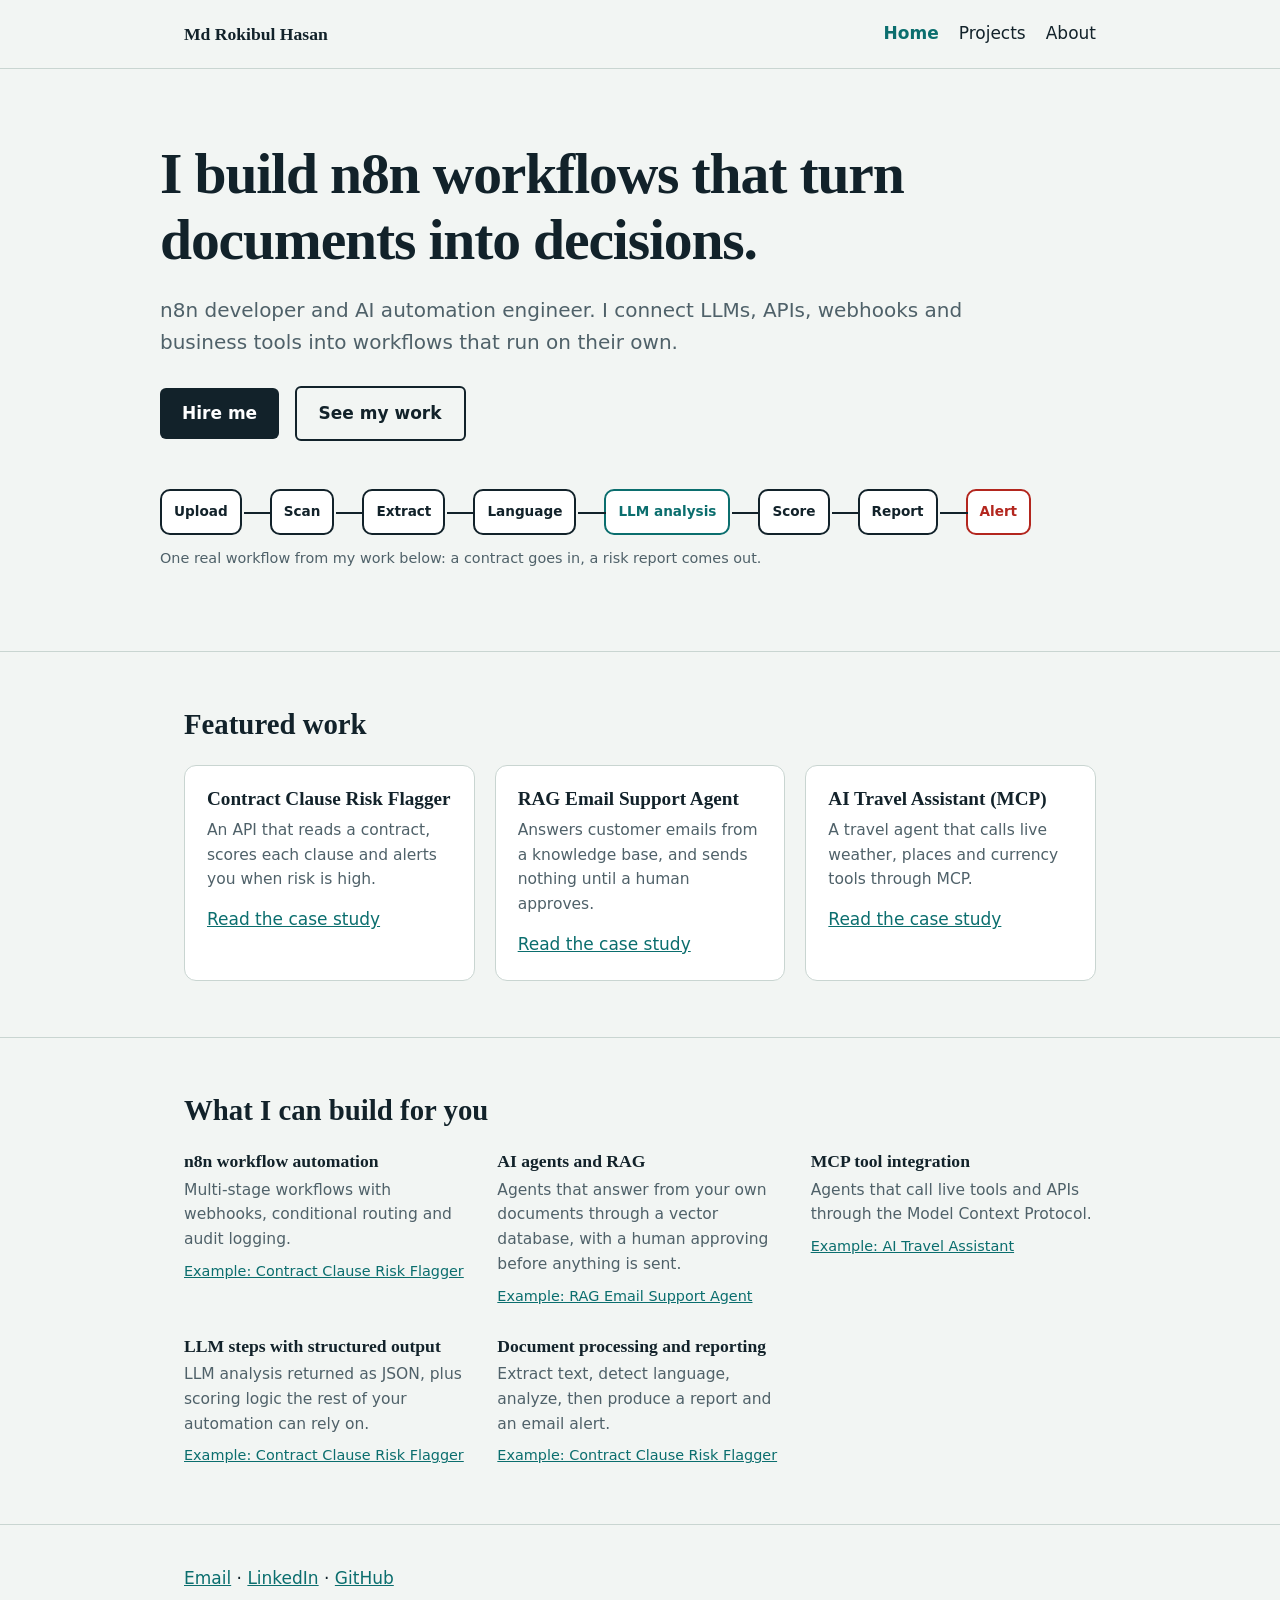
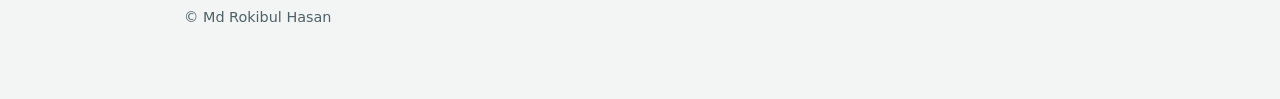
<file: index.html>
<!DOCTYPE html>
<html lang="en">
<head>
<meta charset="utf-8">
<meta name="viewport" content="width=device-width, initial-scale=1">
<title>Md Rokibul Hasan | n8n & AI Automation</title>
<meta name="description" content="n8n developer and AI automation engineer. Workflows that connect documents, APIs, LLMs and business tools.">
<link rel="stylesheet" href="styles.css">
</head>
<body>
<header class="top">
  <div class="wrap">
    <strong>Md Rokibul Hasan</strong>
    <nav aria-label="Main"><a href="index.html" aria-current="page">Home</a><a href="projects.html">Projects</a><a href="about.html">About</a></nav>
  </div>
</header>
<main>
  <div class="wrap hero">
    <h1>I build n8n workflows that turn documents into decisions.</h1>
    <p class="lead">n8n developer and AI automation engineer. I connect LLMs, APIs, webhooks and business tools into workflows that run on their own.</p>
    <a class="btn" href="about.html#contact">Hire me</a>
    <a class="btn alt" href="projects.html">See my work</a>
    <figure class="flow" aria-label="Stages of the Contract Clause Risk Flagger workflow" style="margin-left:0;margin-right:0;">
      <ol>
        <li>Upload</li>
        <li>Scan</li>
        <li>Extract</li>
        <li>Language</li>
        <li class="ai">LLM analysis</li>
        <li>Score</li>
        <li>Report</li>
        <li class="alert">Alert</li>
      </ol>
      <figcaption>One real workflow from my work below: a contract goes in, a risk report comes out.</figcaption>
    </figure>
  </div>
  <section>
    <div class="wrap">
      <h2>Featured work</h2>
      <div class="cards">
        <div class="card"><h3>Contract Clause Risk Flagger</h3><p>An API that reads a contract, scores each clause and alerts you when risk is high.</p><a href="projects.html#contract">Read the case study</a></div>
        <div class="card"><h3>RAG Email Support Agent</h3><p>Answers customer emails from a knowledge base, and sends nothing until a human approves.</p><a href="projects.html#rag">Read the case study</a></div>
        <div class="card"><h3>AI Travel Assistant (MCP)</h3><p>A travel agent that calls live weather, places and currency tools through MCP.</p><a href="projects.html#travel">Read the case study</a></div>
      </div>
    </div>
  </section>
  <section id="services">
    <div class="wrap">
      <h2>What I can build for you</h2>
      <div class="services">
        <div><h3>n8n workflow automation</h3><p>Multi-stage workflows with webhooks, conditional routing and audit logging.</p><a class="eg" href="projects.html#contract">Example: Contract Clause Risk Flagger</a></div>
        <div><h3>AI agents and RAG</h3><p>Agents that answer from your own documents through a vector database, with a human approving before anything is sent.</p><a class="eg" href="projects.html#rag">Example: RAG Email Support Agent</a></div>
        <div><h3>MCP tool integration</h3><p>Agents that call live tools and APIs through the Model Context Protocol.</p><a class="eg" href="projects.html#travel">Example: AI Travel Assistant</a></div>
        <div><h3>LLM steps with structured output</h3><p>LLM analysis returned as JSON, plus scoring logic the rest of your automation can rely on.</p><a class="eg" href="projects.html#contract">Example: Contract Clause Risk Flagger</a></div>
        <div><h3>Document processing and reporting</h3><p>Extract text, detect language, analyze, then produce a report and an email alert.</p><a class="eg" href="projects.html#contract">Example: Contract Clause Risk Flagger</a></div>
      </div>
    </div>
  </section>
</main>
<footer>
  <div class="wrap">
    <p><a href="mailto:rokibulhasan121890@gmail.com">Email</a> &middot; <a href="https://linkedin.com/in/md-rokibul-hasan-174a14210">LinkedIn</a> &middot; <a href="https://github.com/rakib1890">GitHub</a></p>
    <p class="caption">&copy; Md Rokibul Hasan</p>
  </div>
</footer>
</body>
</html>
</file>
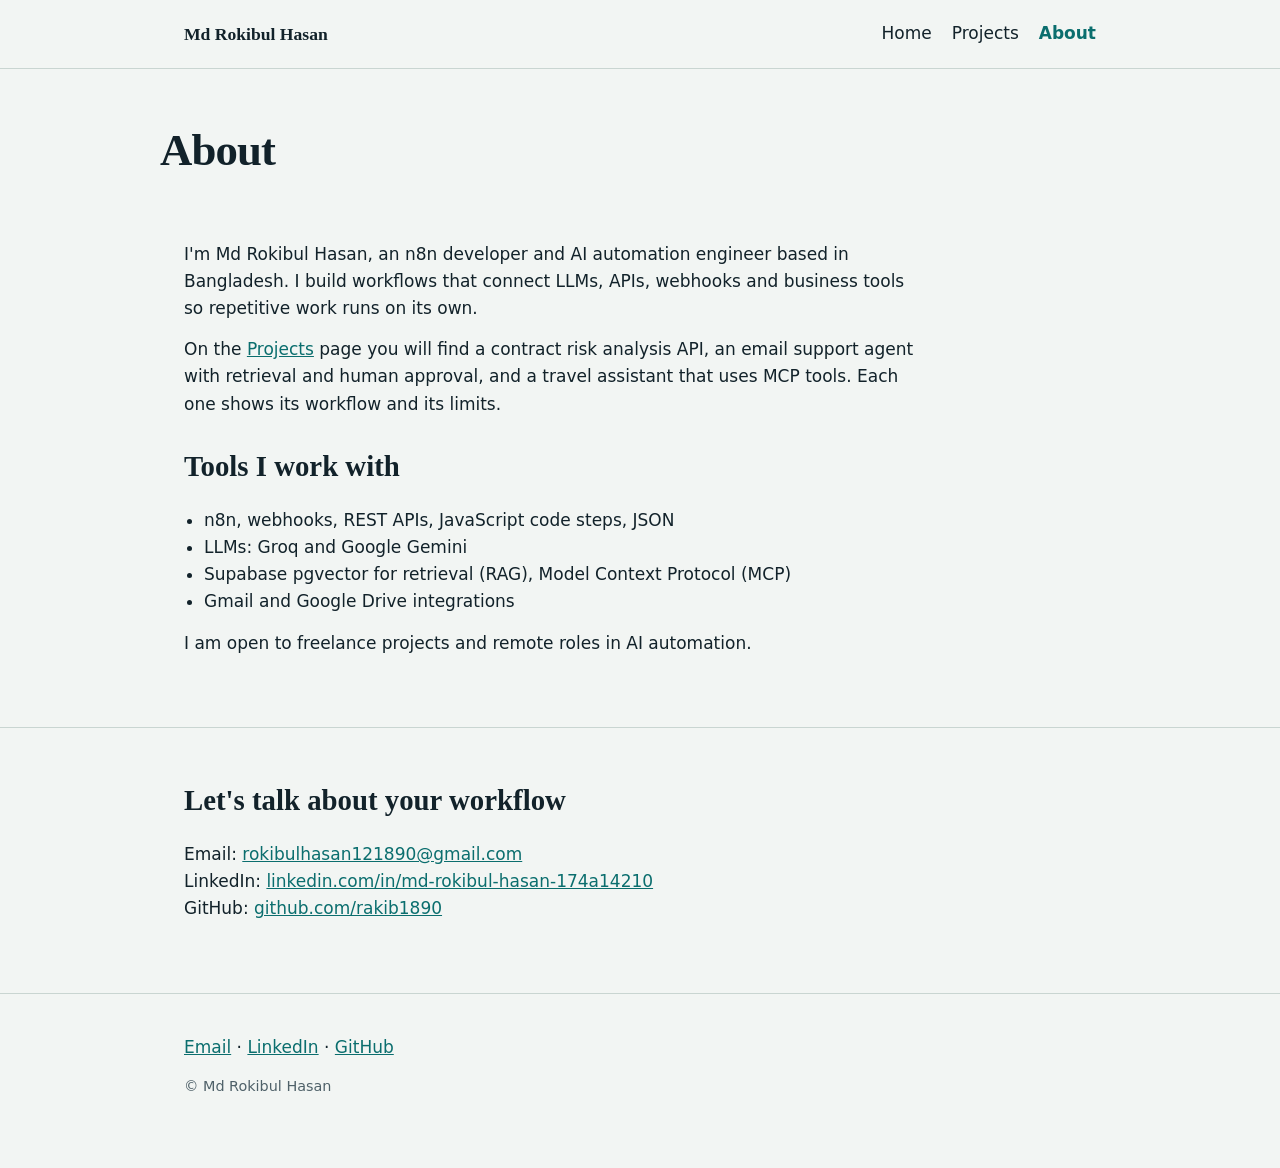
<file: about.html>
<!DOCTYPE html>
<html lang="en">
<head>
<meta charset="utf-8">
<meta name="viewport" content="width=device-width, initial-scale=1">
<title>About | Md Rokibul Hasan</title>
<meta name="description" content="About Md Rokibul Hasan, n8n developer and AI automation engineer, and how to get in touch.">
<link rel="stylesheet" href="styles.css">
</head>
<body>
<header class="top">
  <div class="wrap">
    <strong>Md Rokibul Hasan</strong>
    <nav aria-label="Main"><a href="index.html">Home</a><a href="projects.html">Projects</a><a href="about.html" aria-current="page">About</a></nav>
  </div>
</header>
<main>
  <div class="wrap pagehead"><h1>About</h1></div>
  <section style="border-top:0">
    <div class="wrap">
      <p>I'm Md Rokibul Hasan, an n8n developer and AI automation engineer based in Bangladesh. I build workflows that connect LLMs, APIs, webhooks and business tools so repetitive work runs on its own.</p>
      <p>On the <a href="projects.html">Projects</a> page you will find a contract risk analysis API, an email support agent with retrieval and human approval, and a travel assistant that uses MCP tools. Each one shows its workflow and its limits.</p>
      <h2 style="margin-top:32px">Tools I work with</h2>
      <ul class="plain">
        <li>n8n, webhooks, REST APIs, JavaScript code steps, JSON</li>
        <li>LLMs: Groq and Google Gemini</li>
        <li>Supabase pgvector for retrieval (RAG), Model Context Protocol (MCP)</li>
        <li>Gmail and Google Drive integrations</li>
      </ul>
      <p>I am open to freelance projects and remote roles in AI automation.</p>
    </div>
  </section>
  <section id="contact">
    <div class="wrap">
      <h2>Let's talk about your workflow</h2>
      <ul class="plain" style="list-style:none;padding:0">
        <li>Email: <a href="mailto:rokibulhasan121890@gmail.com">rokibulhasan121890@gmail.com</a></li>
        <li>LinkedIn: <a href="https://linkedin.com/in/md-rokibul-hasan-174a14210">linkedin.com/in/md-rokibul-hasan-174a14210</a></li>
        <li>GitHub: <a href="https://github.com/rakib1890">github.com/rakib1890</a></li>
      </ul>
    </div>
  </section>
</main>
<footer>
  <div class="wrap">
    <p><a href="mailto:rokibulhasan121890@gmail.com">Email</a> &middot; <a href="https://linkedin.com/in/md-rokibul-hasan-174a14210">LinkedIn</a> &middot; <a href="https://github.com/rakib1890">GitHub</a></p>
    <p class="caption">&copy; Md Rokibul Hasan</p>
  </div>
</footer>
</body>
</html>
</file>
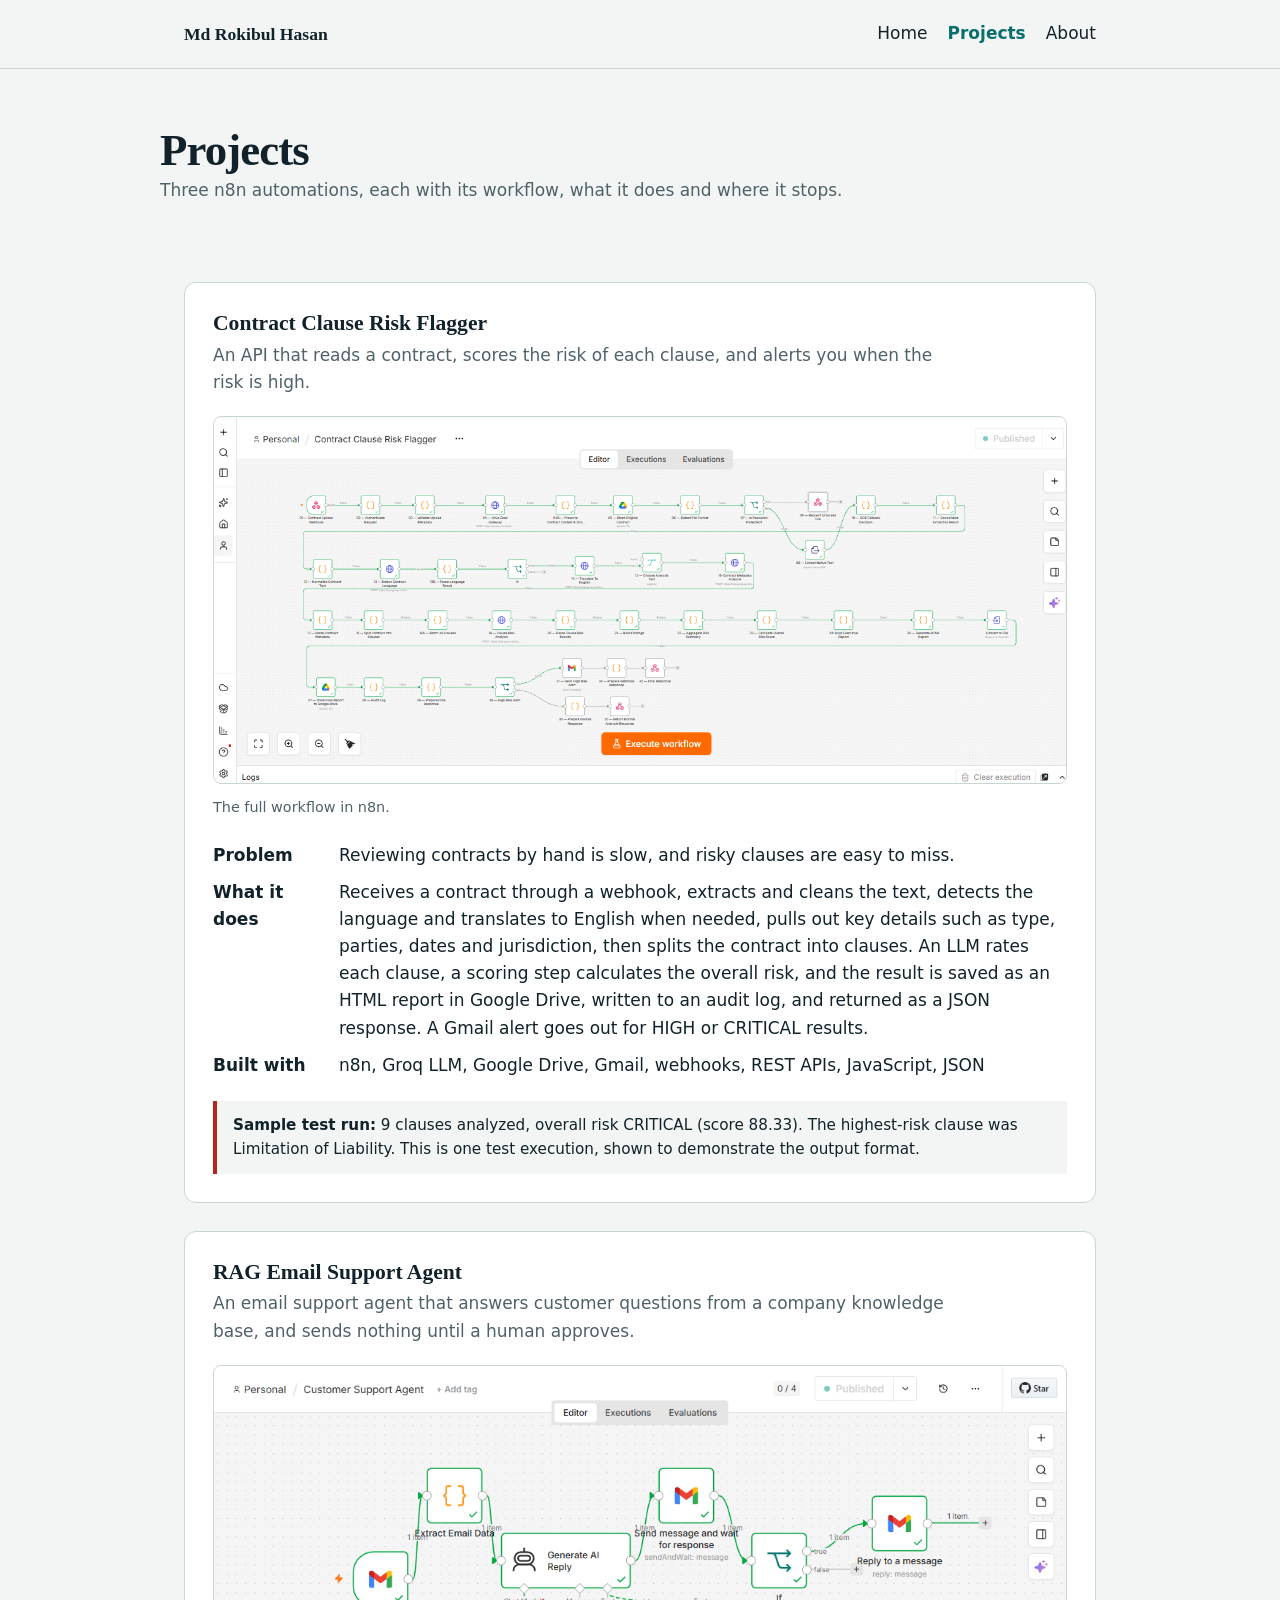
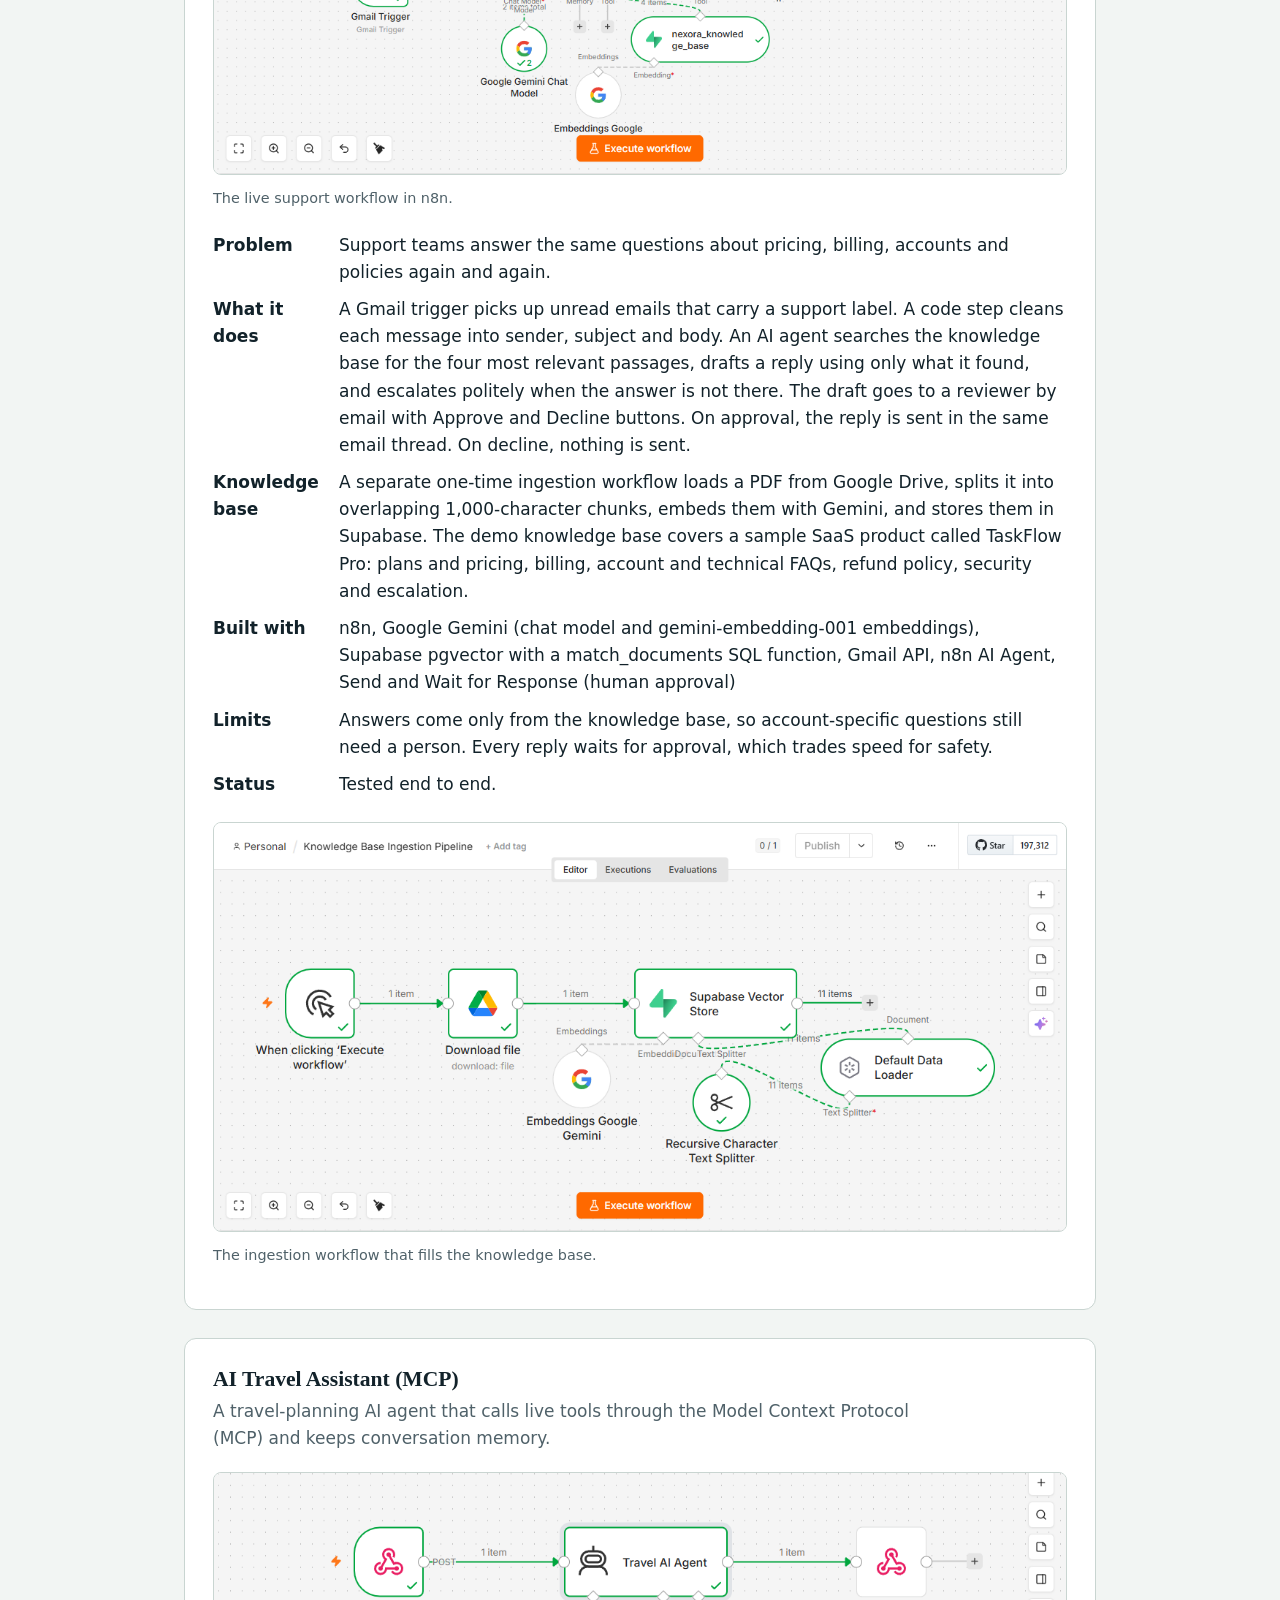
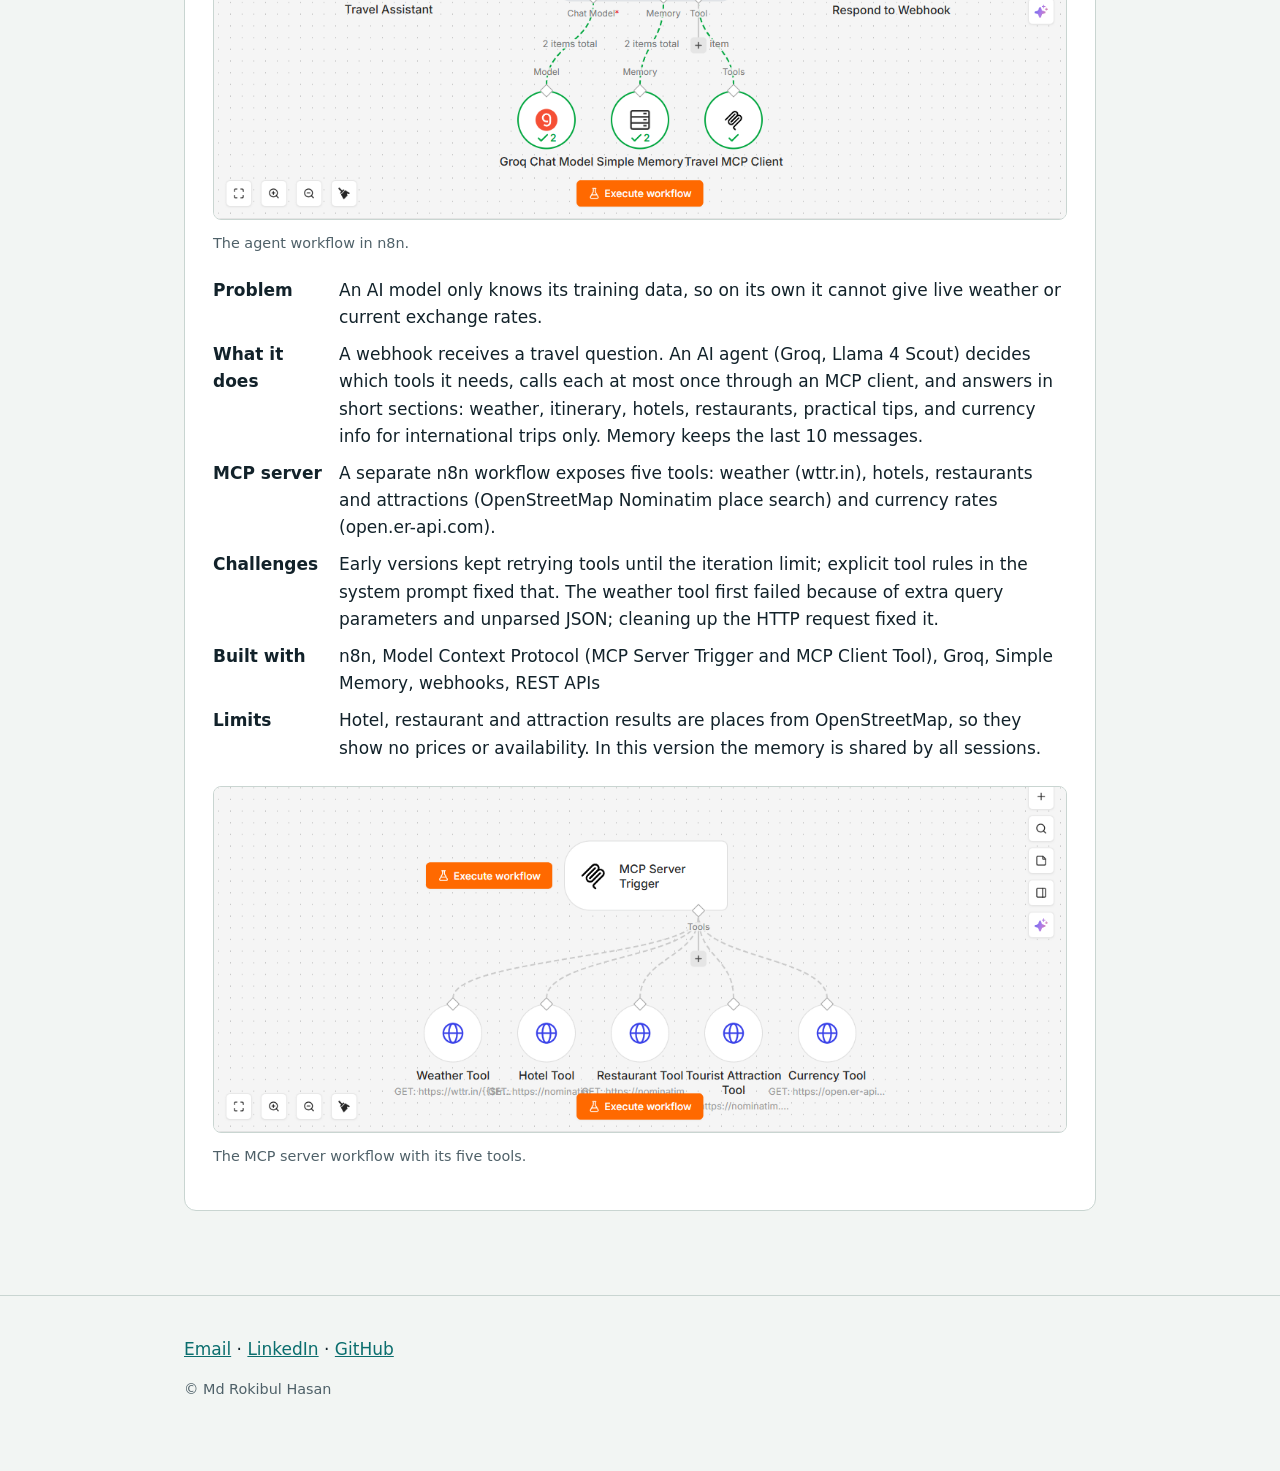
<file: projects.html>
<!DOCTYPE html>
<html lang="en">
<head>
<meta charset="utf-8">
<meta name="viewport" content="width=device-width, initial-scale=1">
<title>Projects | Md Rokibul Hasan</title>
<meta name="description" content="Contract risk analysis API, RAG email support agent and an MCP travel assistant, all built in n8n.">
<link rel="stylesheet" href="styles.css">
</head>
<body>
<header class="top">
  <div class="wrap">
    <strong>Md Rokibul Hasan</strong>
    <nav aria-label="Main"><a href="index.html">Home</a><a href="projects.html" aria-current="page">Projects</a><a href="about.html">About</a></nav>
  </div>
</header>
<main>
  <div class="wrap pagehead"><h1>Projects</h1><p class="lead" style="color:var(--muted)">Three n8n automations, each with its workflow, what it does and where it stops.</p></div>
  <section style="border-top:0">
    <div class="wrap">
      <article class="project" id="contract">
        <h3>Contract Clause Risk Flagger</h3>
        <p class="sub">An API that reads a contract, scores the risk of each clause, and alerts you when the risk is high.</p>

        <img src="images/contract-clause-risk-flagger.png" alt="n8n canvas showing the Contract Clause Risk Flagger workflow, from the upload webhook to the final response">
        <p class="caption">The full workflow in n8n.</p>

        <dl>
          <dt>Problem</dt>
          <dd>Reviewing contracts by hand is slow, and risky clauses are easy to miss.</dd>
          <dt>What it does</dt>
          <dd>Receives a contract through a webhook, extracts and cleans the text, detects the language and translates to English when needed, pulls out key details such as type, parties, dates and jurisdiction, then splits the contract into clauses. An LLM rates each clause, a scoring step calculates the overall risk, and the result is saved as an HTML report in Google Drive, written to an audit log, and returned as a JSON response. A Gmail alert goes out for HIGH or CRITICAL results.</dd>
          <dt>Built with</dt>
          <dd>n8n, Groq LLM, Google Drive, Gmail, webhooks, REST APIs, JavaScript, JSON</dd>
        </dl>

        <div class="sample">
          <strong>Sample test run:</strong> 9 clauses analyzed, overall risk CRITICAL (score 88.33). The highest-risk clause was Limitation of Liability. This is one test execution, shown to demonstrate the output format.
        </div>
      </article>

      <article class="project" id="rag">
        <h3>RAG Email Support Agent</h3>
        <p class="sub">An email support agent that answers customer questions from a company knowledge base, and sends nothing until a human approves.</p>

        <img src="images/rag-email-agent.png" alt="n8n canvas of the Customer Support Agent workflow: Gmail trigger, email data extraction, AI agent with a knowledge base tool, send-and-wait approval, an If check and a Gmail reply">
        <p class="caption">The live support workflow in n8n.</p>

        <dl>
          <dt>Problem</dt>
          <dd>Support teams answer the same questions about pricing, billing, accounts and policies again and again.</dd>
          <dt>What it does</dt>
          <dd>A Gmail trigger picks up unread emails that carry a support label. A code step cleans each message into sender, subject and body. An AI agent searches the knowledge base for the four most relevant passages, drafts a reply using only what it found, and escalates politely when the answer is not there. The draft goes to a reviewer by email with Approve and Decline buttons. On approval, the reply is sent in the same email thread. On decline, nothing is sent.</dd>
          <dt>Knowledge base</dt>
          <dd>A separate one-time ingestion workflow loads a PDF from Google Drive, splits it into overlapping 1,000-character chunks, embeds them with Gemini, and stores them in Supabase. The demo knowledge base covers a sample SaaS product called TaskFlow Pro: plans and pricing, billing, account and technical FAQs, refund policy, security and escalation.</dd>
          <dt>Built with</dt>
          <dd>n8n, Google Gemini (chat model and gemini-embedding-001 embeddings), Supabase pgvector with a match_documents SQL function, Gmail API, n8n AI Agent, Send and Wait for Response (human approval)</dd>
          <dt>Limits</dt>
          <dd>Answers come only from the knowledge base, so account-specific questions still need a person. Every reply waits for approval, which trades speed for safety.</dd>
          <dt>Status</dt>
          <dd>Tested end to end.</dd>
        </dl>

        <img src="images/rag-knowledge-base-ingestion.png" alt="n8n canvas of the Knowledge Base Ingestion workflow: manual trigger, Google Drive download, text splitter, Gemini embeddings and Supabase vector store" style="margin-top:24px">
        <p class="caption">The ingestion workflow that fills the knowledge base.</p>
      </article>

      <article class="project" id="travel">
        <h3>AI Travel Assistant (MCP)</h3>
        <p class="sub">A travel-planning AI agent that calls live tools through the Model Context Protocol (MCP) and keeps conversation memory.</p>

        <img src="images/travel-assistant-main.png" alt="n8n canvas of the Travel Assistant workflow: webhook, AI agent with Groq chat model, memory and MCP client tool, and a webhook response">
        <p class="caption">The agent workflow in n8n.</p>

        <dl>
          <dt>Problem</dt>
          <dd>An AI model only knows its training data, so on its own it cannot give live weather or current exchange rates.</dd>
          <dt>What it does</dt>
          <dd>A webhook receives a travel question. An AI agent (Groq, Llama 4 Scout) decides which tools it needs, calls each at most once through an MCP client, and answers in short sections: weather, itinerary, hotels, restaurants, practical tips, and currency info for international trips only. Memory keeps the last 10 messages.</dd>
          <dt>MCP server</dt>
          <dd>A separate n8n workflow exposes five tools: weather (wttr.in), hotels, restaurants and attractions (OpenStreetMap Nominatim place search) and currency rates (open.er-api.com).</dd>
          <dt>Challenges</dt>
          <dd>Early versions kept retrying tools until the iteration limit; explicit tool rules in the system prompt fixed that. The weather tool first failed because of extra query parameters and unparsed JSON; cleaning up the HTTP request fixed it.</dd>
          <dt>Built with</dt>
          <dd>n8n, Model Context Protocol (MCP Server Trigger and MCP Client Tool), Groq, Simple Memory, webhooks, REST APIs</dd>
          <dt>Limits</dt>
          <dd>Hotel, restaurant and attraction results are places from OpenStreetMap, so they show no prices or availability. In this version the memory is shared by all sessions.</dd>
        </dl>

        <img src="images/travel-assistant-mcp-server.png" alt="n8n canvas of the MCP Server workflow with five tools: weather, hotel, restaurant, tourist attraction and currency" style="margin-top:24px">
        <p class="caption">The MCP server workflow with its five tools.</p>
      </article>
    </div>
  </section>
</main>
<footer>
  <div class="wrap">
    <p><a href="mailto:rokibulhasan121890@gmail.com">Email</a> &middot; <a href="https://linkedin.com/in/md-rokibul-hasan-174a14210">LinkedIn</a> &middot; <a href="https://github.com/rakib1890">GitHub</a></p>
    <p class="caption">&copy; Md Rokibul Hasan</p>
  </div>
</footer>
</body>
</html>
</file>
<file: styles.css>
:root {
    --bg: #F2F5F3;
    --ink: #12222A;
    --muted: #4F6169;
    --line: #C9D5D1;
    --accent: #0B6E6E;
    --flag: #B3261E;
    --panel: #FFFFFF;
  }
  * { box-sizing: border-box; }
  html { scroll-behavior: smooth; }
  body {
    margin: 0;
    background: var(--bg);
    color: var(--ink);
    font: 17px/1.6 system-ui, -apple-system, "Segoe UI", Roboto, sans-serif;
  }
  a { color: var(--accent); }
  a:focus-visible, .btn:focus-visible { outline: 3px solid var(--ink); outline-offset: 3px; }
  .wrap { max-width: 960px; margin: 0 auto; padding: 0 24px; }
  h1, h2, h3 { font-family: Georgia, "Times New Roman", serif; line-height: 1.15; margin: 0; }
  h1 { font-size: clamp(2.2rem, 6vw, 3.6rem); letter-spacing: -0.02em; }
  h2 { font-size: 1.8rem; margin-bottom: 24px; }
  h3 { font-size: 1.35rem; }
  p { margin: 0 0 14px; max-width: 68ch; }

  header.top { padding: 20px 0; border-bottom: 1px solid var(--line); }
  header.top .wrap { display: flex; justify-content: space-between; align-items: center; gap: 16px; flex-wrap: wrap; }
  header.top strong { font-family: Georgia, serif; font-size: 1.1rem; }
  nav a { margin-left: 20px; text-decoration: none; color: var(--ink); }
  nav a:hover { color: var(--accent); }

  .hero { padding: 72px 0 56px; }
  .hero p.lead { font-size: 1.25rem; color: var(--muted); margin: 20px 0 28px; }
  .btn {
    display: inline-block; padding: 12px 22px; border-radius: 6px;
    background: var(--ink); color: #fff; text-decoration: none; font-weight: 600;
  }
  .btn.alt { background: transparent; color: var(--ink); border: 2px solid var(--ink); margin-left: 10px; }

  /* Hero flow: the real stages of the Contract Clause Risk Flagger workflow */
  .flow { margin-top: 48px; overflow-x: auto; padding-bottom: 8px; }
  .flow ol { list-style: none; display: flex; align-items: center; margin: 0; padding: 0; min-width: max-content; }
  .flow li {
    background: var(--panel); border: 2px solid var(--ink); border-radius: 10px;
    padding: 10px 12px; font-size: 0.85rem; font-weight: 600; text-align: center; white-space: nowrap;
  }
  .flow li.ai { border-color: var(--accent); color: var(--accent); }
  .flow li.alert { border-color: var(--flag); color: var(--flag); }
  .flow li + li { margin-left: 28px; position: relative; }
  .flow li + li::before {
    content: ""; position: absolute; left: -28px; top: 50%; width: 28px; height: 2px; background: var(--ink);
  }
  .flow figcaption, .caption { font-size: 0.9rem; color: var(--muted); margin-top: 12px; }

  section { padding: 56px 0; border-top: 1px solid var(--line); }

  .services { display: grid; grid-template-columns: repeat(auto-fit, minmax(210px, 1fr)); gap: 28px; }
  .services h3 { font-size: 1.1rem; margin-bottom: 6px; }
  .services p { color: var(--muted); font-size: 0.97rem; margin: 0; }

  .project { background: var(--panel); border: 1px solid var(--line); border-radius: 12px; padding: 28px; margin-bottom: 28px; }
  .project .sub { color: var(--muted); margin: 6px 0 20px; }
  .project img { width: 100%; height: auto; border: 1px solid var(--line); border-radius: 8px; display: block; }
  .project dl { margin: 22px 0 0; display: grid; grid-template-columns: 110px 1fr; gap: 10px 16px; }
  .project dt { font-weight: 700; }
  .project dd { margin: 0; }
  .sample { background: var(--bg); border-left: 4px solid var(--flag); padding: 12px 16px; margin-top: 22px; font-size: 0.95rem; }
  .links { margin-top: 22px; display: flex; gap: 18px; flex-wrap: wrap; }
  .tbc { border-style: dashed; color: var(--muted); }

  footer { padding: 40px 0 56px; border-top: 1px solid var(--line); }
  footer ul { list-style: none; padding: 0; margin: 0 0 20px; }
  footer li { margin-bottom: 6px; }

  @media (max-width: 560px) {
    .project dl { grid-template-columns: 1fr; gap: 2px; }
    .project dd { margin-bottom: 12px; }
    nav a { margin: 0 14px 0 0; }
    .btn.alt { margin: 10px 0 0; }
  }

  nav a[aria-current="page"] { color: var(--accent); font-weight: 700; }
  .pagehead { padding: 56px 0 8px; }
  .pagehead h1 { font-size: clamp(2rem, 5vw, 2.8rem); }
  .cards { display: grid; grid-template-columns: repeat(auto-fit, minmax(260px, 1fr)); gap: 20px; }
  .card { background: var(--panel); border: 1px solid var(--line); border-radius: 12px; padding: 22px; }
  .card h3 { font-size: 1.2rem; margin-bottom: 8px; }
  .card p { color: var(--muted); font-size: 0.97rem; }
  .plain { padding-left: 20px; margin: 0 0 14px; max-width: 68ch; }
  .services .eg { display: block; margin-top: 8px; font-size: 0.9rem; }
</file>
